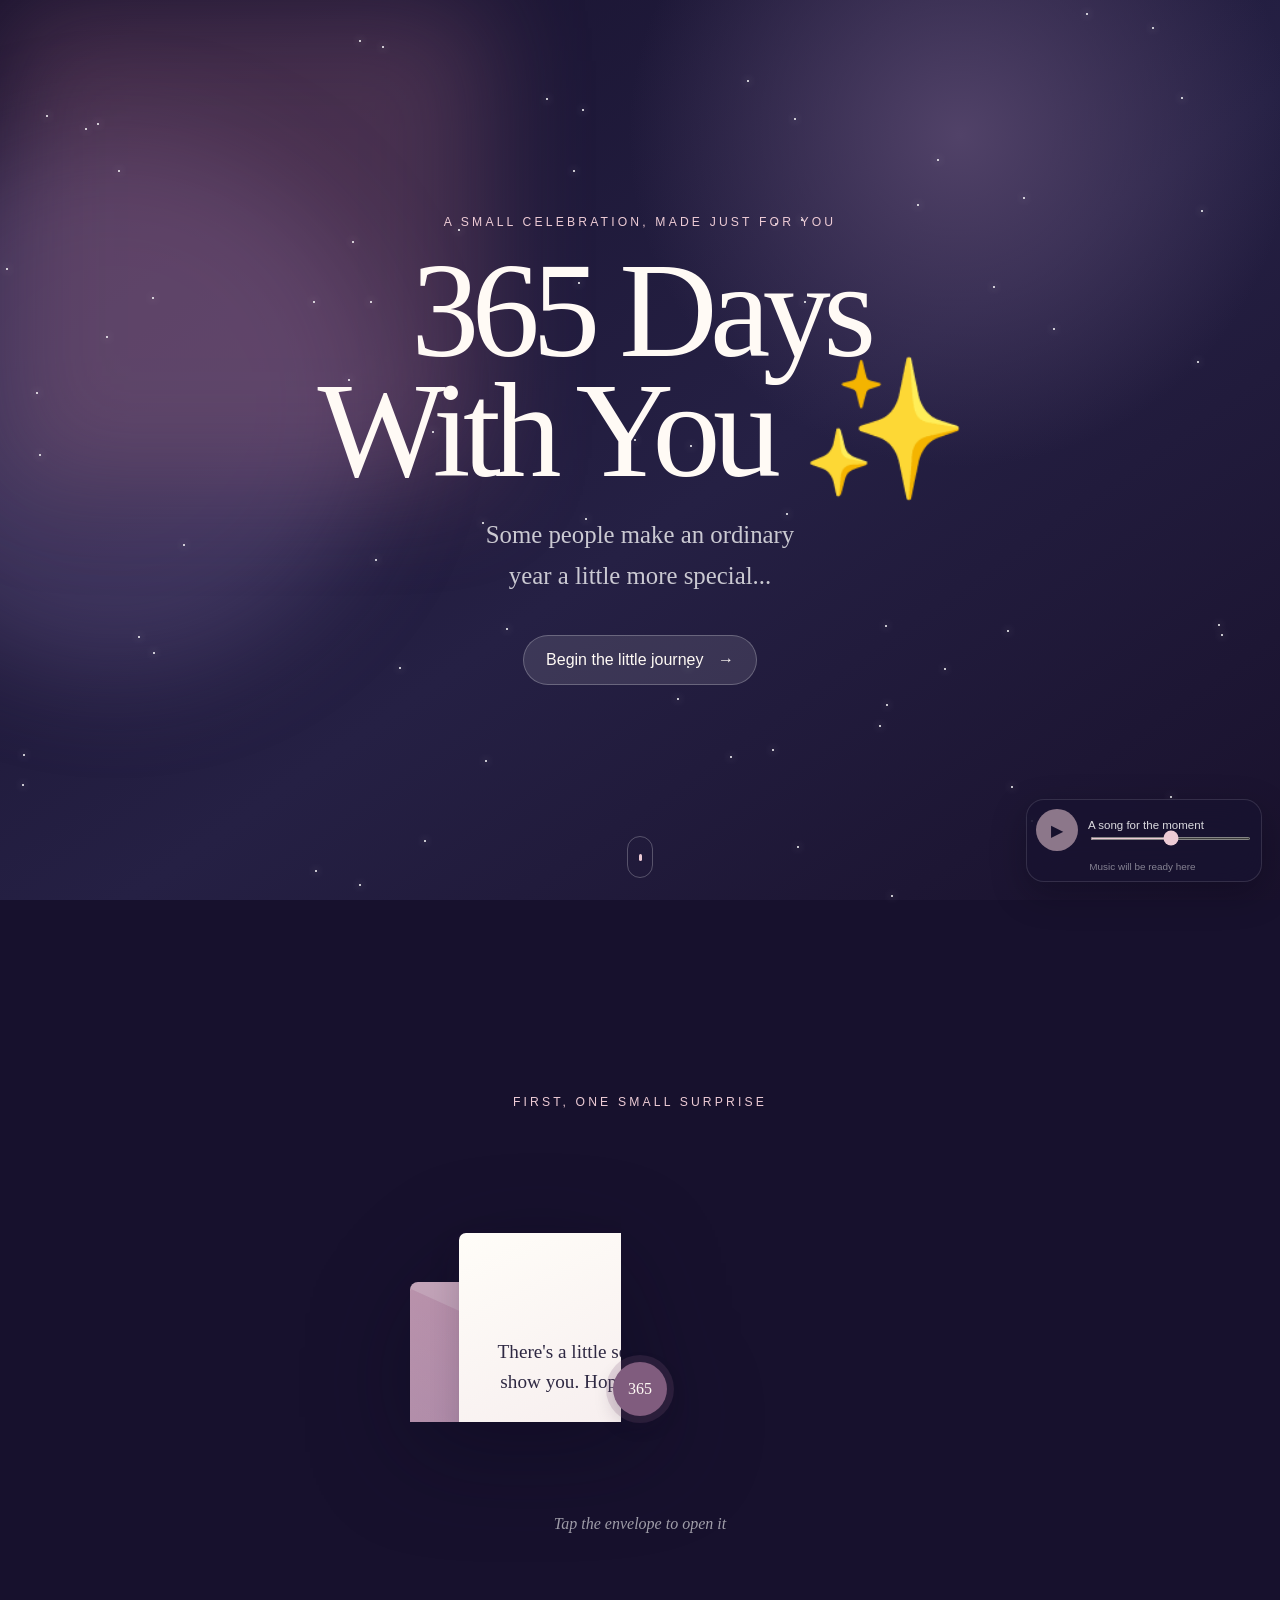
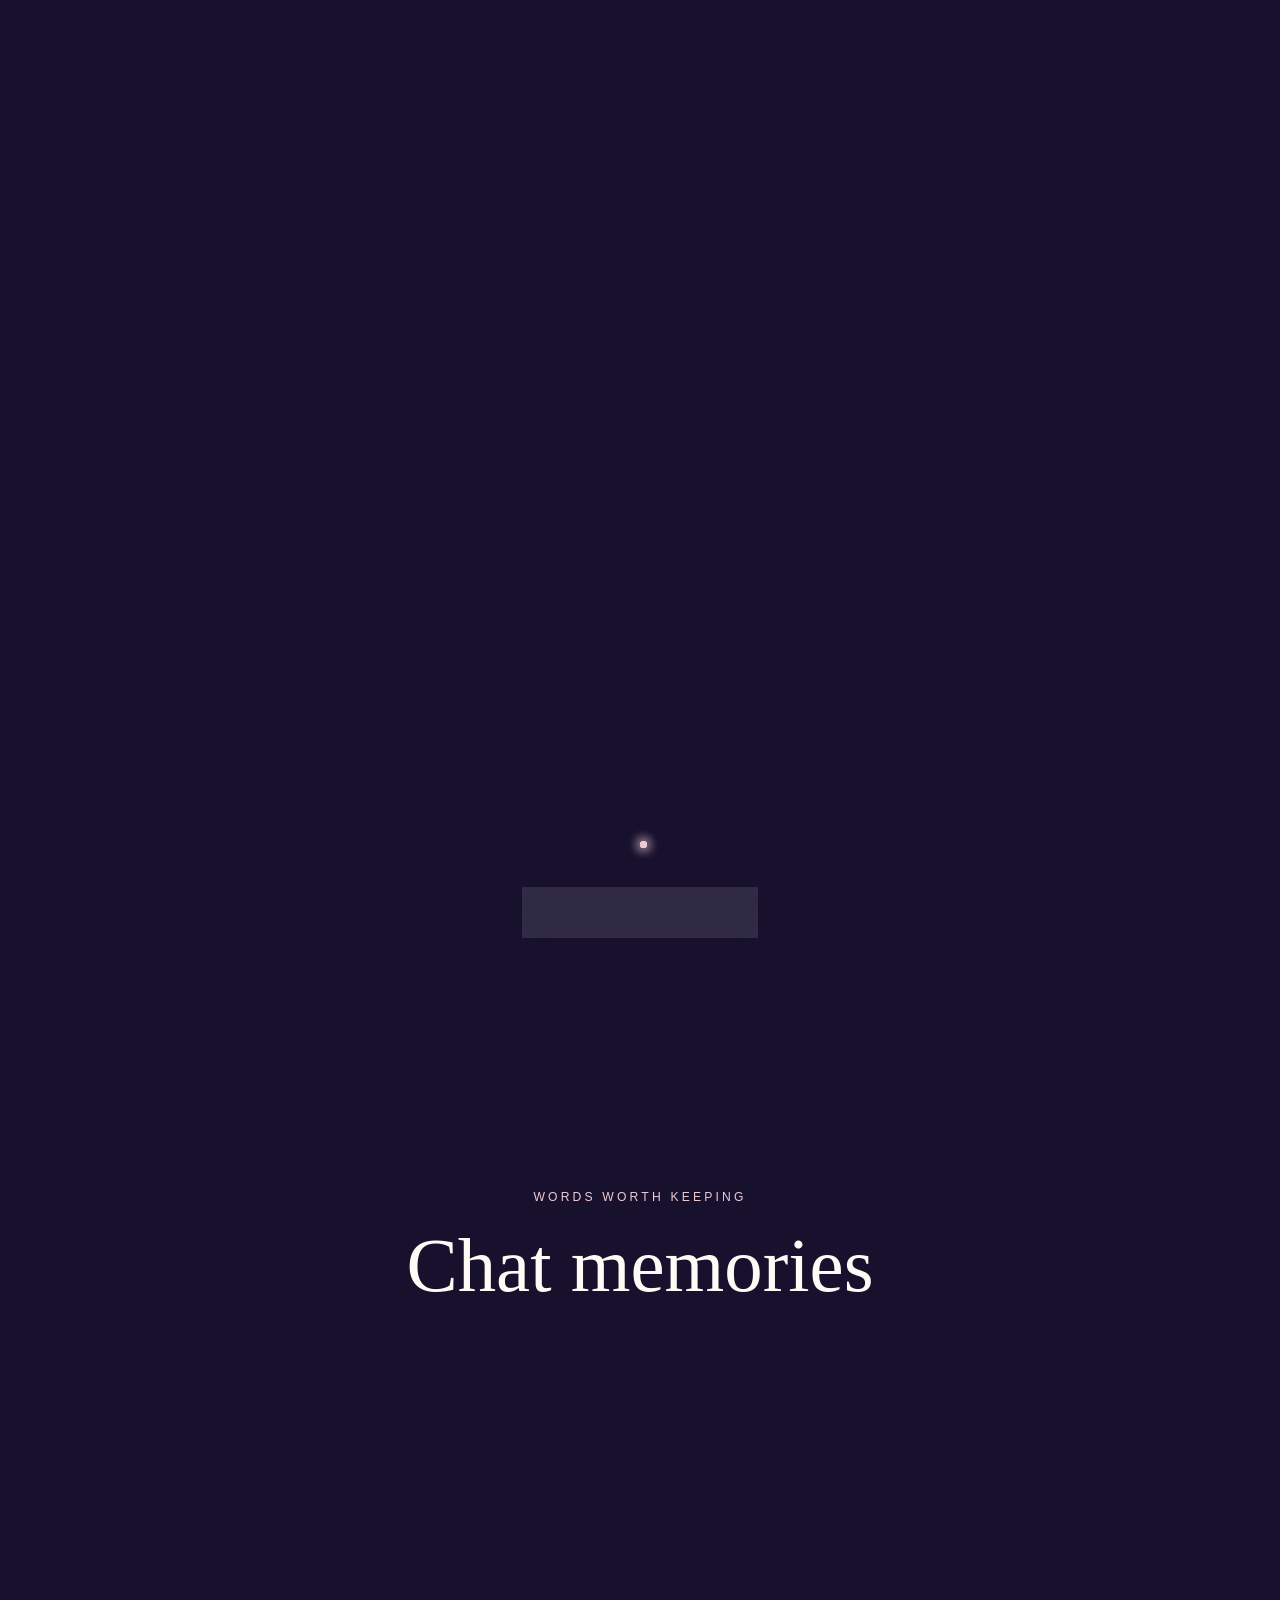
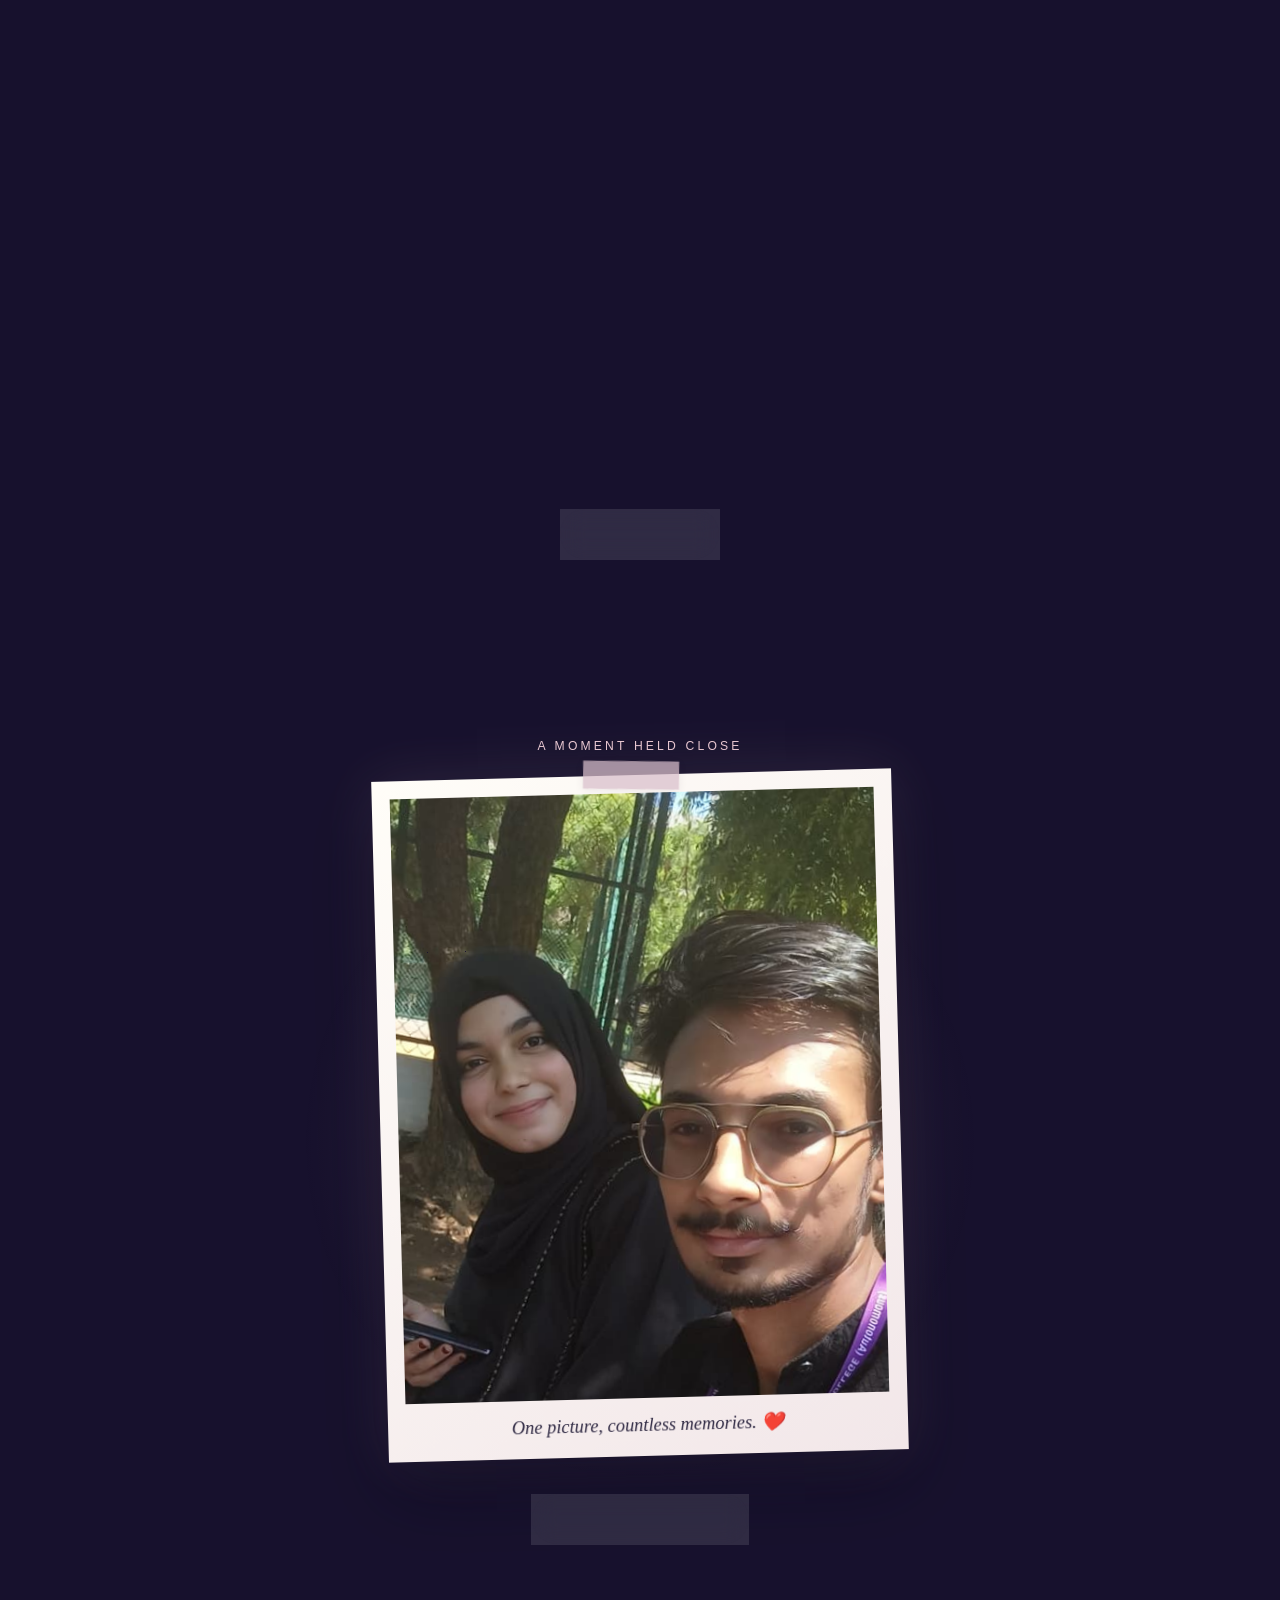
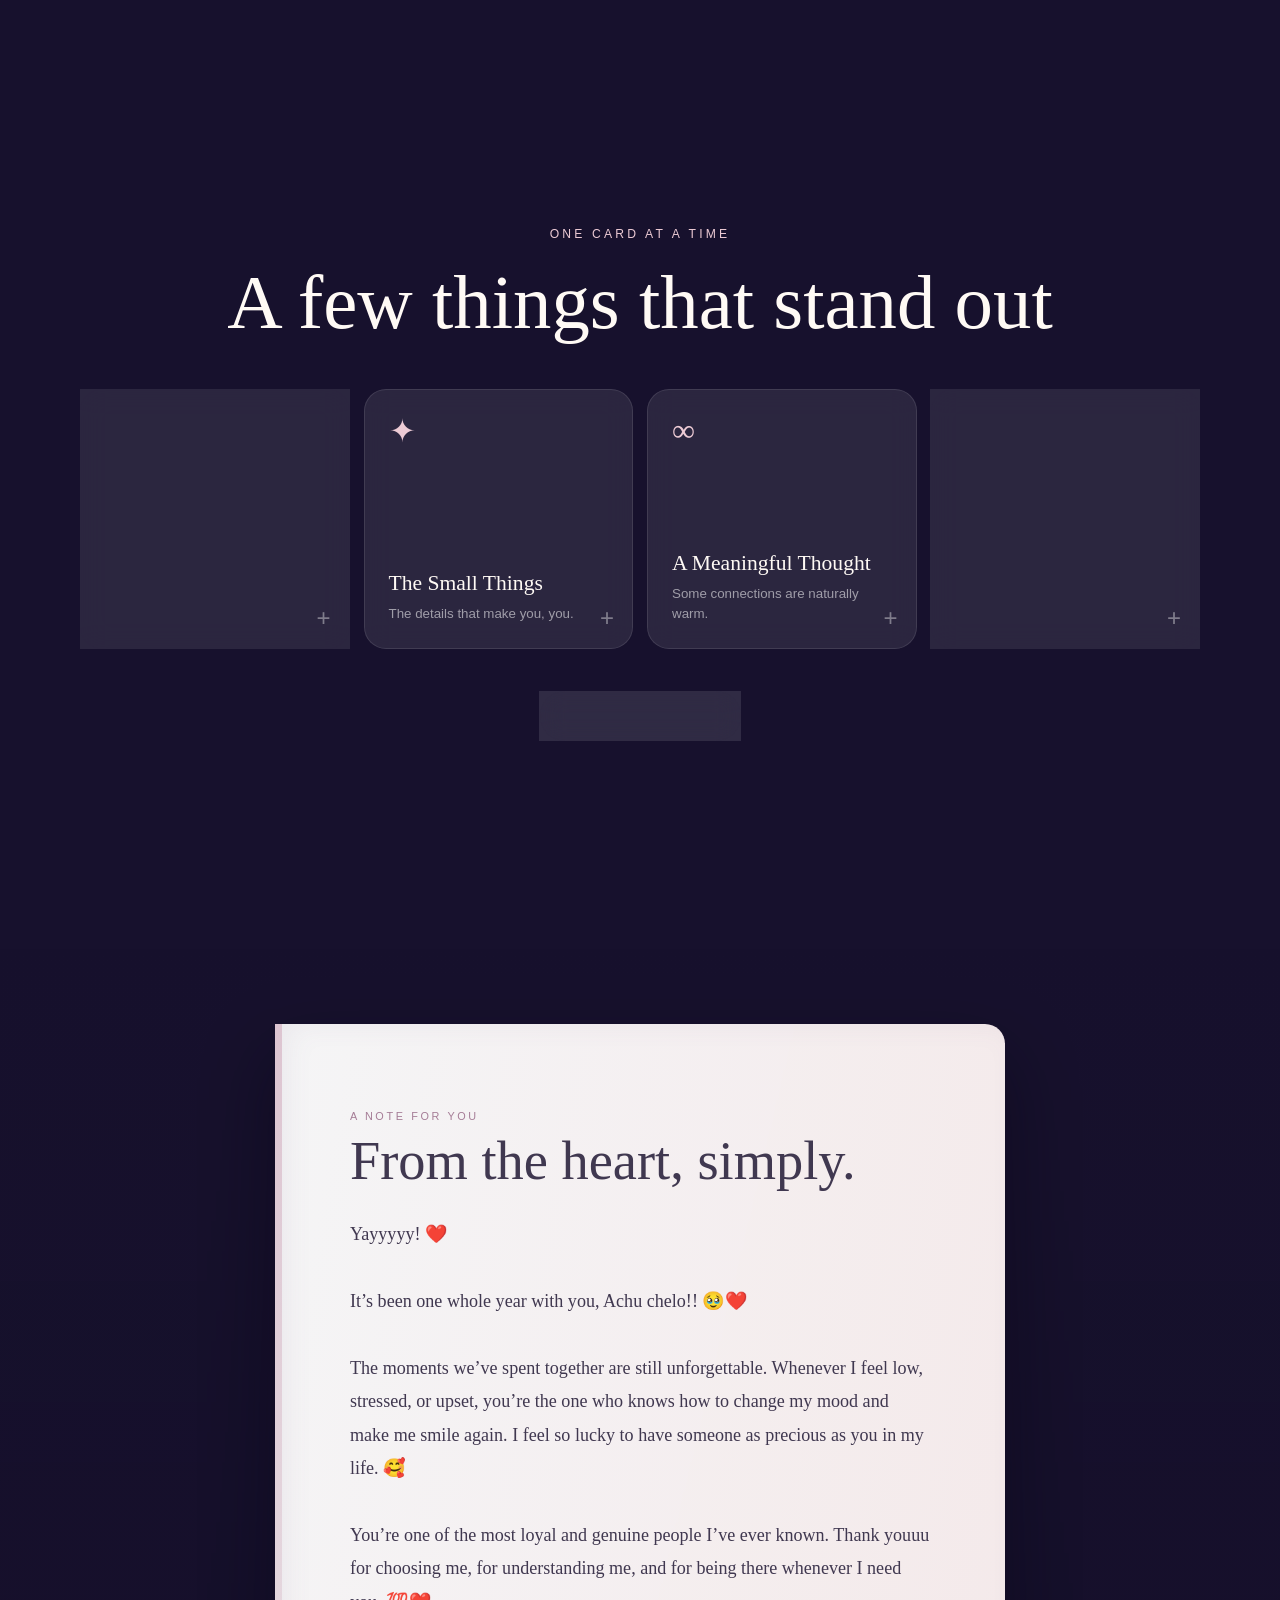
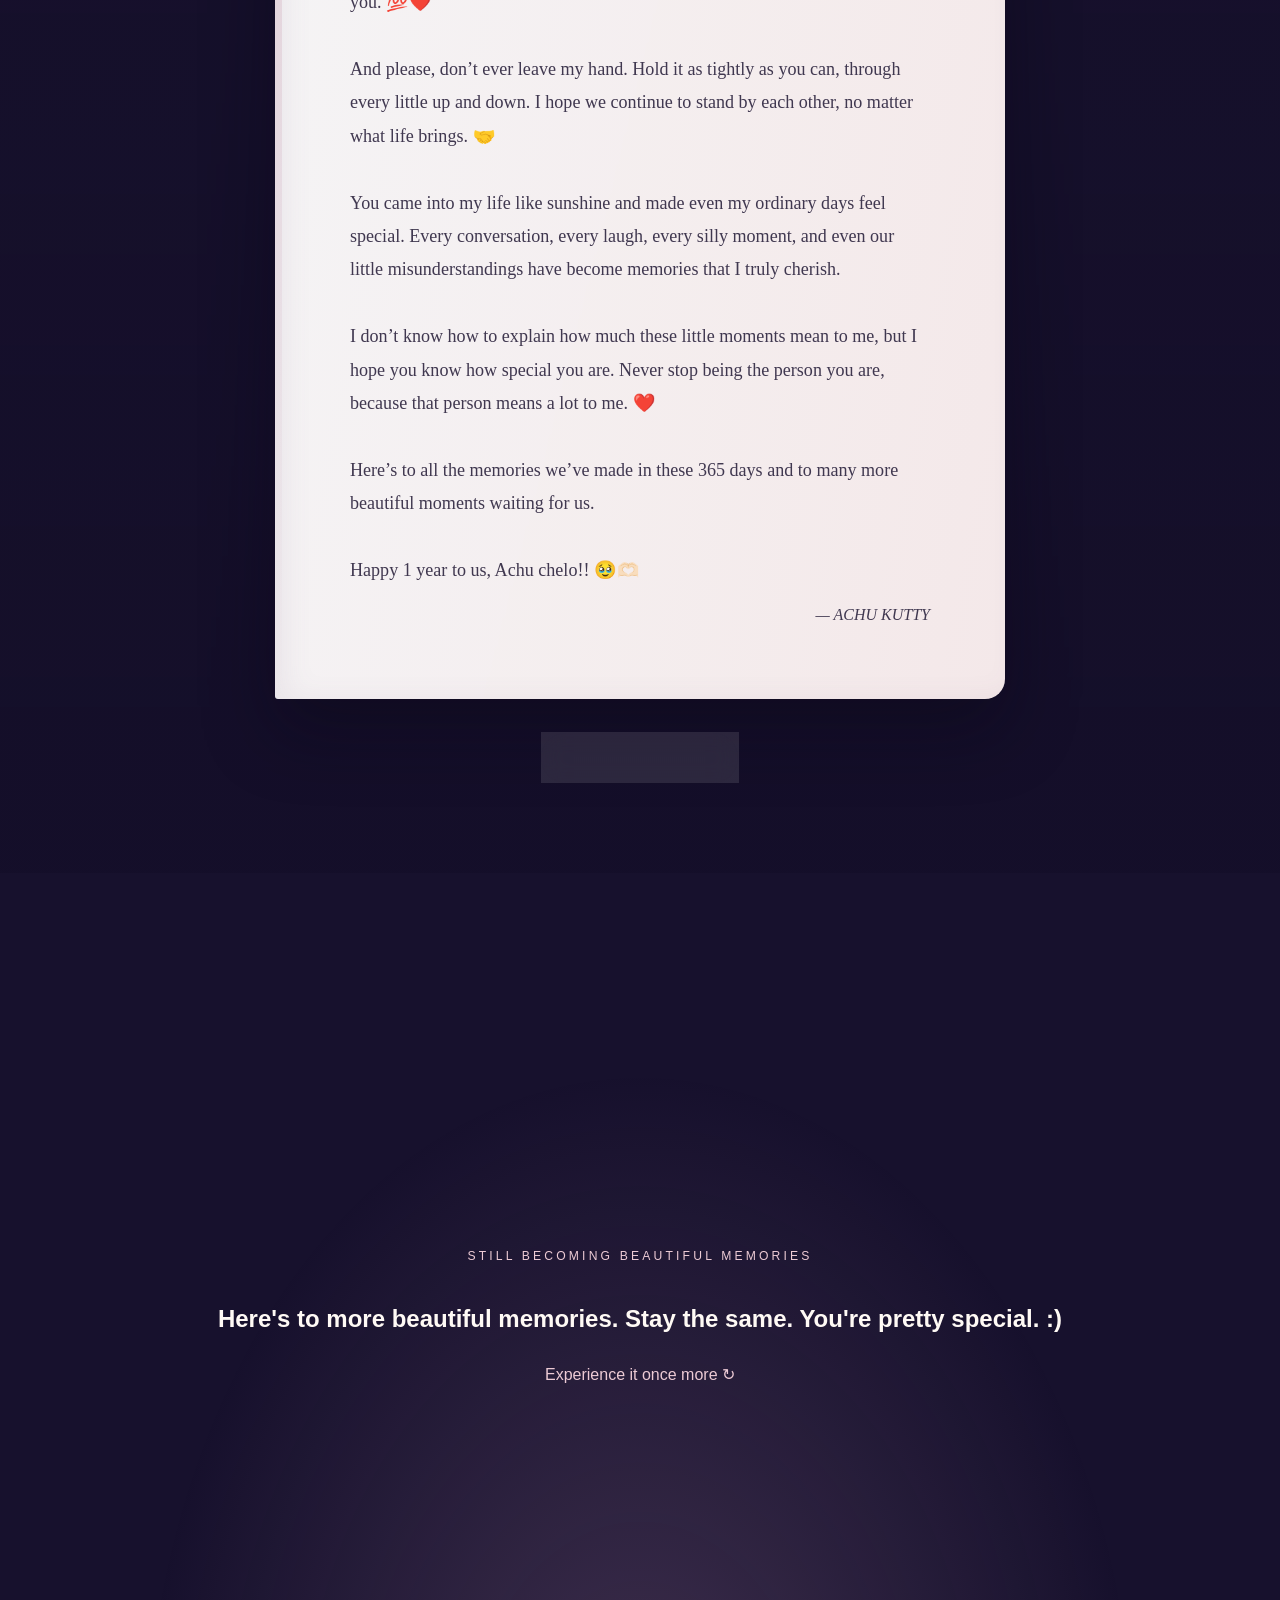
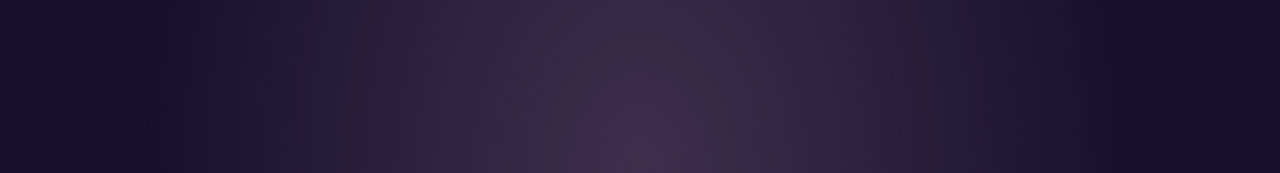
<file: index.html>
<!DOCTYPE html>
<html lang="en">
<head>
    <meta charset="UTF-8">
    <meta name="viewport" content="width=device-width, initial-scale=1.0">
    <meta name="theme-color" content="#17112d">
    <title>365 Days With You</title>
    <link rel="stylesheet" href="css/style.css">
</head>
<body>
    <div class="sky" aria-hidden="true">
        <div class="aurora aurora-one"></div>
        <div class="aurora aurora-two"></div>
        <div id="stars" class="stars"></div>
    </div>

    <header class="floating-player" aria-label="Background music player">
        <button class="icon-button" id="musicToggle" type="button" aria-label="Play background music" disabled>
            <span id="musicIcon">▶</span>
        </button>
        <div class="track">
            <span id="musicLabel">A song for the moment</span>
            <input id="volumeControl" type="range" min="0" max="1" step="0.05" value="0.5" aria-label="Music volume">
        </div>
        <audio id="backgroundMusic" preload="none"></audio>
        <span class="music-status" id="musicStatus">Music will be ready here</span>
    </header>

    <main>
        <section class="section hero active" id="welcome" data-section>
            <div class="section-inner welcome-inner">
                <p class="eyebrow reveal">A small celebration, made just for you</p>
                <h1 class="hero-title reveal" id="siteTitle">365 Days With You <span>✨</span></h1>
                <p class="hero-subtitle reveal" id="introText"></p>
                <button class="primary-button reveal" type="button" data-go="envelope">
                    Begin the little journey <span>→</span>
                </button>
            </div>
            <button class="scroll-cue" type="button" data-go="envelope" aria-label="Continue">
                <span></span>
            </button>
        </section>

        <section class="section envelope-section" id="envelope" data-section>
            <div class="section-inner">
                <p class="eyebrow">First, one small surprise</p>
                <button class="envelope-wrap" id="envelopeButton" type="button" aria-label="Open the envelope">
                    <span class="envelope">
                        <span class="envelope-back"></span>
                        <span class="letter-card">
                            <span class="letter-heart">✦</span>
                            <span id="envelopeText">There’s a little something I wanted to show you. Hope it makes you smile.</span>
                        </span>
                        <span class="envelope-front"></span>
                        <span class="envelope-flap"></span>
                        <span class="seal">365</span>
                    </span>
                </button>
                <p class="section-hint" id="envelopeHint">Tap the envelope to open it</p>
                <button class="primary-button hidden" id="envelopeContinue" type="button" data-go="anniversary">
                    Continue <span>→</span>
                </button>
            </div>
        </section>

        <section class="section anniversary-section" id="anniversary" data-section>
            <div class="section-inner celebration-inner">
                <p class="eyebrow" id="anniversaryHeading"></p>
                <div class="number-wrap">
                    <span class="number-glow"></span>
                    <strong id="daysNumber">0</strong>
                </div>
                <p class="anniversary-message" id="anniversaryMessage"></p>
                <div class="orbit-line" aria-hidden="true"><span></span><span></span><span></span></div>
                <button class="primary-button" type="button" data-go="memories">See the little moments <span>→</span></button>
            </div>
        </section>

        <section class="section chat-memories-section" id="memories" data-section>
            <div class="section-inner wide">
                <div class="section-heading">
                    <p class="eyebrow">Words worth keeping</p>
                    <h2>Chat memories</h2>
                </div>
                <div class="chat-memories" id="chatMemories"><figure class="chat-memory"><div class="chat-screenshot-frame"><img id="chatScreenshot" src="images/WhatsApp%20Image%202026-11-07%20at%203.13.31%20PM.jpeg" alt="A screenshot of one of our chat conversations"></div><figcaption class="chat-caption">A conversation worth keeping. ❤️</figcaption></figure></div>
                <button class="primary-button" type="button" data-go="together-photo">One picture <span>→</span></button>
            </div>
        </section>

        <section class="section together-photo-section" id="together-photo" data-section>
            <div class="section-inner">
                <p class="eyebrow">A moment held close</p>
                <figure class="together-polaroid">
                    <div class="polaroid-tape" aria-hidden="true"></div>
                    <div class="together-photo-frame">
                        <img id="togetherPhotoImage" src="images/WhatsApp%20Image%202026-11-07%20at%203.28.06%20PM.jpeg" alt="A picture of us together">
                    </div>
                    <figcaption id="togetherPhotoCaption">One picture, countless memories. ❤️</figcaption>
                </figure>
                <button class="primary-button" type="button" data-go="little-things">A few special things <span>→</span></button>
            </div>
        </section>

        <section class="section little-things-section" id="little-things" data-section>
            <div class="section-inner wide">
                <div class="section-heading">
                    <p class="eyebrow">One card at a time</p>
                    <h2>A few things that stand out</h2>
                </div>
                <div class="things-grid" id="littleThingsGrid"></div>
                <button class="primary-button" type="button" data-go="letter">Read a little letter <span>→</span></button>
            </div>
        </section>

        <section class="section letter-section" id="letter" data-section>
            <div class="section-inner">
                <div class="letter-sheet">
                    <p class="letter-kicker">A note for you</p>
                    <h2>From the heart, simply.</h2>
                    <div class="typed-letter" id="personalLetter" aria-live="polite">Yayyyyy! ❤️

It’s been one whole year with you, Achu chelo!! 🥹❤️

The moments we’ve spent together are still unforgettable. Whenever I feel low, stressed, or upset, you’re the one who knows how to change my mood and make me smile again. I feel so lucky to have someone as precious as you in my life. 🥰

You’re one of the most loyal and genuine people I’ve ever known. Thank youuu for choosing me, for understanding me, and for being there whenever I need you. 💯❤️

And please, don’t ever leave my hand. Hold it as tightly as you can, through every little up and down. I hope we continue to stand by each other, no matter what life brings. 🤝

You came into my life like sunshine and made even my ordinary days feel special. Every conversation, every laugh, every silly moment, and even our little misunderstandings have become memories that I truly cherish.

I don’t know how to explain how much these little moments mean to me, but I hope you know how special you are. Never stop being the person you are, because that person means a lot to me. ❤️

Here’s to all the memories we’ve made in these 365 days and to many more beautiful moments waiting for us.

Happy 1 year to us, Achu chelo!! 🥹🫶🏻</div>
                    <span class="letter-signature" id="letterSignature"></span>
                </div>
                <button class="primary-button" type="button" data-go="finale">One last surprise <span>→</span></button>
            </div>
        </section>

        <section class="section finale-section" id="finale" data-section>
            <div class="garden" id="garden" aria-hidden="true"></div>
            <div class="section-inner finale-inner">
                <p class="eyebrow">Still becoming beautiful memories</p>
                <h2 id="finalMessage"></h2>
                <button class="text-button" id="replayButton" type="button">Experience it once more ↻</button>
            </div>
        </section>
    </main>

    <script src="js/config.js?v=3"></script>
    <script src="js/script.js?v=3"></script>
</body>
</html>
</file>
<file: css/style.css>
:root {
    --night: #17112d;
    --night-soft: #241b44;
    --lavender: #bba7d2;
    --mauve: #a8799a;
    --blush: #edcbd5;
    --pearl: #fffaf5;
    --ink: #2f2943;
    --glass: rgba(255, 255, 255, .09);
}

* { box-sizing: border-box; }
html { scroll-behavior: smooth; }
body {
    margin: 0;
    color: var(--pearl);
    font-family: "Segoe UI", Arial, sans-serif;
    background: var(--night);
    overflow-x: hidden;
}
button, input { font: inherit; }
button { color: inherit; }

.sky, .aurora, .stars { position: fixed; inset: 0; pointer-events: none; }
.sky { z-index: -1; overflow: hidden; background: radial-gradient(circle at 75% 15%, #514268 0, transparent 27%), linear-gradient(145deg, #17112d, #252044 55%, #19112c); }
.aurora { opacity: .28; filter: blur(55px); animation: drift 18s ease-in-out infinite alternate; }
.aurora-one { width: 42vw; height: 42vw; left: -12%; top: 15%; background: #8d79b4; border-radius: 50%; }
.aurora-two { width: 38vw; height: 38vw; right: -9%; bottom: -8%; background: #b97591; animation-delay: -8s; }
.stars i { position: absolute; width: 2px; height: 2px; border-radius: 50%; background: white; box-shadow: 0 0 8px white; animation: twinkle 4s infinite; }

.section {
    min-height: 100svh;
    display: grid;
    place-items: center;
    padding: 90px 24px;
    position: relative;
    overflow: hidden;
}
.section-inner { width: min(920px, 100%); margin: auto; text-align: center; position: relative; z-index: 2; }
.section-inner.wide { width: min(1120px, 100%); }
.hero { align-items: center; }
.welcome-inner { animation: welcomeIn 1.4s ease both; }
.eyebrow { margin: 0 0 22px; color: var(--blush); font-size: .76rem; letter-spacing: .26em; text-transform: uppercase; }
.hero-title { max-width: 900px; margin: 0 auto 24px; font-family: Georgia, "Times New Roman", serif; font-size: clamp(3.6rem, 11vw, 8.5rem); font-weight: 400; line-height: .88; letter-spacing: -.055em; text-wrap: balance; }
.hero-title span { display: inline-block; font-size: .38em; vertical-align: top; animation: sparkle 2.8s infinite; }
.hero-subtitle { max-width: 510px; margin: 0 auto 38px; color: rgba(255,255,255,.76); font-family: Georgia, serif; font-size: clamp(1.18rem, 3vw, 1.55rem); line-height: 1.65; text-wrap: balance; }

.primary-button {
    border: 1px solid rgba(255,255,255,.24);
    border-radius: 999px;
    padding: 15px 22px;
    background: rgba(255,255,255,.11);
    backdrop-filter: blur(12px);
    cursor: pointer;
    transition: .35s ease;
}
.primary-button span { display: inline-block; margin-left: 10px; transition: transform .3s; }
.primary-button:hover { background: rgba(255,255,255,.18); transform: translateY(-3px); box-shadow: 0 18px 40px rgba(9,6,25,.25); }
.primary-button:hover span { transform: translateX(5px); }
.hidden { opacity: 0 !important; pointer-events: none; transform: translateY(10px); }
.text-button { border: 0; background: transparent; color: var(--blush); cursor: pointer; padding: 12px; }

.floating-player {
    position: fixed;
    right: 18px;
    bottom: 18px;
    z-index: 20;
    display: grid;
    grid-template-columns: 42px auto;
    align-items: center;
    gap: 10px;
    width: 236px;
    padding: 9px 12px 9px 9px;
    border: 1px solid rgba(255,255,255,.12);
    border-radius: 18px;
    background: rgba(24,18,48,.78);
    backdrop-filter: blur(18px);
    box-shadow: 0 12px 35px rgba(5,3,14,.28);
}
.icon-button { width: 42px; height: 42px; border-radius: 50%; border: 0; background: var(--blush); color: var(--night); cursor: pointer; }
.icon-button:disabled { cursor: default; opacity: .55; }
.track { min-width: 0; display: grid; gap: 4px; }
.track span { overflow: hidden; color: rgba(255,255,255,.85); font-size: .72rem; text-overflow: ellipsis; white-space: nowrap; }
.track input { width: 100%; accent-color: var(--blush); height: 3px; }
.music-status { grid-column: 1 / -1; color: rgba(255,255,255,.48); font-size: .62rem; text-align: center; }
.scroll-cue { position: absolute; bottom: 22px; left: 50%; width: 26px; height: 42px; border: 1px solid rgba(255,255,255,.25); border-radius: 20px; background: transparent; cursor: pointer; transform: translateX(-50%); }
.scroll-cue span { display: block; width: 3px; height: 7px; margin: 8px auto; border-radius: 4px; background: var(--blush); animation: scrollCue 1.7s infinite; }

.envelope-wrap { width: min(560px, 90vw); height: 330px; margin-top: 35px; border: 0; background: transparent; perspective: 900px; cursor: pointer; overflow: visible; }
.envelope { position: relative; display: block; width: 100%; height: 100%; filter: drop-shadow(0 30px 50px rgba(9,5,25,.38)); }
.envelope-back, .envelope-front, .envelope-flap { position: absolute; left: 8%; right: 8%; bottom: 5%; height: 60%; }
.envelope-back { border-radius: 8px; background: linear-gradient(145deg, #c4a5b9, #876a91); }
.envelope-front { height: 58%; border-radius: 4px 4px 12px 12px; background: linear-gradient(145deg, #b78fa9, #917098); clip-path: polygon(0 0, 50% 55%, 100% 0, 100% 100%, 0 100%); }
.envelope-front::before, .envelope-front::after { content: ""; position: absolute; inset: 0; background: linear-gradient(35deg, rgba(255,255,255,.08), transparent 55%); clip-path: polygon(0 0, 50% 55%, 100% 100%, 0 100%); }
.envelope-front::after { transform: scaleX(-1); }
.envelope-flap { bottom: 34%; height: 58%; transform-origin: bottom center; border-radius: 8px 8px 2px 2px; background: linear-gradient(155deg, #dbc0cf, #a27e9d); clip-path: polygon(0 0, 50% 80%, 100% 0, 100% 100%, 0 100%); transform: rotateX(180deg); transition: transform 1s cubic-bezier(.2,.75,.25,1); z-index: 3; }
.envelope-wrap.opened .envelope-flap { transform: rotateX(0deg); z-index: 1; }
.letter-card { position: absolute; z-index: 2; left: 17%; bottom: 13%; width: 66%; height: 67%; display: grid; place-items: center; align-content: center; gap: 12px; padding: 32px; border-radius: 7px; color: var(--ink); background: linear-gradient(155deg, #fffdf8, #f3e8eb); box-shadow: 0 12px 30px rgba(45,29,55,.18); font-family: Georgia, serif; font-size: clamp(.95rem, 2.8vw, 1.2rem); line-height: 1.55; transition: transform 1.1s .45s ease; }
.letter-heart { color: var(--mauve); font-size: 1.5rem; }
.envelope-wrap.opened .letter-card { transform: translateY(-64px); }
.seal { position: absolute; z-index: 4; left: calc(50% - 27px); bottom: 24%; width: 54px; height: 54px; display: grid; place-items: center; border-radius: 50%; color: var(--pearl); background: #805c7e; font-family: Georgia, serif; box-shadow: 0 0 0 7px rgba(128,92,126,.2), 0 8px 20px rgba(34,20,43,.2); transition: .5s; }
.envelope-wrap.opened .seal { opacity: 0; transform: scale(.5) rotate(30deg); }
.section-hint { min-height: 24px; color: rgba(255,255,255,.6); font-family: Georgia, serif; font-style: italic; }

.celebration-inner { transform-style: preserve-3d; }
.number-wrap { position: relative; height: clamp(210px, 38vw, 330px); display: grid; place-items: center; }
.number-wrap strong { position: relative; z-index: 2; font-family: Georgia, serif; font-size: clamp(9rem, 28vw, 18rem); font-weight: 400; line-height: 1; letter-spacing: -.09em; text-shadow: 0 0 80px rgba(237,203,213,.35); }
.number-glow { position: absolute; width: 75%; aspect-ratio: 1; border-radius: 50%; background: radial-gradient(circle, rgba(237,203,213,.18), transparent 68%); animation: pulse 4s infinite; }
.anniversary-message { max-width: 660px; margin: 10px auto 34px; color: rgba(255,255,255,.77); font-family: Georgia, serif; font-size: clamp(1.05rem, 2.5vw, 1.35rem); line-height: 1.65; }
.orbit-line { width: min(500px, 75vw); height: 1px; margin: 0 auto 42px; background: linear-gradient(90deg, transparent, rgba(255,255,255,.35), transparent); position: relative; }
.orbit-line span { position: absolute; top: -3px; width: 7px; height: 7px; border-radius: 50%; background: var(--blush); box-shadow: 0 0 12px var(--blush); animation: orbit 5s linear infinite; }
.orbit-line span:nth-child(2) { animation-delay: -1.7s; }.orbit-line span:nth-child(3) { animation-delay: -3.4s; }

.section-heading { margin-bottom: 45px; }
.section-heading h2, .letter-sheet h2, .finale h2 { margin: 0; font-family: Georgia, serif; font-size: clamp(2.3rem, 7vw, 4.8rem); font-weight: 400; line-height: 1.05; }
.chat-memories { width: min(680px, 100%); margin: 0 auto 42px; }
.chat-memory { margin: 0; animation: chatMemoryIn 1s .15s cubic-bezier(.2,.75,.25,1) both; }
.chat-screenshot-frame { padding: 12px; overflow: hidden; border: 1px solid rgba(255,255,255,.16); border-radius: 20px; background: linear-gradient(145deg, rgba(255,250,245,.96), rgba(228,208,221,.96)); box-shadow: 0 28px 70px rgba(7,4,19,.38), 0 0 48px rgba(237,203,213,.12); }
.chat-screenshot-frame img { display: block; width: 100%; height: auto; max-height: 72vh; object-fit: contain; border-radius: 12px; background: #f7f3f5; }
.chat-caption { margin: 18px 8px 0; color: rgba(255,255,255,.72); font-family: Georgia, serif; font-size: .95rem; line-height: 1.55; }
@keyframes chatMemoryIn { from { opacity: 0; transform: translateY(32px) scale(.97); } to { opacity: 1; transform: translateY(0) scale(1); } }

.together-photo-section { background: radial-gradient(circle at center, rgba(237,203,213,.12), transparent 42%); }
.together-polaroid {
    width: min(520px, 86vw);
    margin: 0 auto 38px;
    padding: 18px 18px 20px;
    position: relative;
    color: var(--ink);
    background: linear-gradient(145deg, #fffdf8, #f2e7e9);
    box-shadow: 0 30px 70px rgba(7,4,19,.42), 0 0 55px rgba(237,203,213,.12);
    transform: rotate(-1.5deg);
    animation: polaroidIn 1.1s .15s cubic-bezier(.2,.75,.25,1) both;
}
.polaroid-tape {
    position: absolute;
    z-index: 2;
    width: 96px;
    height: 28px;
    left: 50%;
    top: -14px;
    background: rgba(216,190,203,.72);
    transform: translateX(-50%) rotate(2deg);
    box-shadow: 0 2px 8px rgba(47,41,67,.08);
}
.together-photo-frame {
    display: grid;
    width: 100%;
    aspect-ratio: 4 / 5;
    place-items: center;
    overflow: hidden;
    background: linear-gradient(145deg, #756681, #c7aebc);
}
.together-photo-frame img { width: 100%; height: 100%; object-fit: cover; }
.together-photo-frame img.photo-missing { width: 72%; height: 72%; object-fit: contain; border: 1px dashed rgba(255,255,255,.7); }
.together-polaroid figcaption {
    padding-top: 16px;
    font-family: Georgia, serif;
    font-size: clamp(.95rem, 2vw, 1.15rem);
    font-style: italic;
}
@keyframes polaroidIn {
    from { opacity: 0; transform: translateY(35px) rotate(-5deg) scale(.96); }
    to { opacity: 1; transform: translateY(0) rotate(-1.5deg) scale(1); }
}

.things-grid { display: grid; grid-template-columns: repeat(4, 1fr); gap: 14px; margin-bottom: 42px; }
.thing-card { min-height: 260px; position: relative; display: flex; flex-direction: column; justify-content: flex-end; overflow: hidden; padding: 24px; border: 1px solid rgba(255,255,255,.1); border-radius: 22px; text-align: left; background: var(--glass); backdrop-filter: blur(14px); cursor: pointer; animation: cardIn .7s var(--delay) both; transition: .45s ease; }
.thing-card:hover { transform: translateY(-6px); border-color: rgba(237,203,213,.28); }
.thing-icon { position: absolute; left: 24px; top: 22px; color: var(--blush); font-family: Georgia, serif; font-size: 2rem; }
.thing-front strong { display: block; margin-bottom: 8px; font-family: Georgia, serif; font-size: 1.35rem; font-weight: 400; }
.thing-front small { display: block; color: rgba(255,255,255,.55); line-height: 1.5; }
.thing-message { position: absolute; inset: 0; display: grid; align-content: center; padding: 32px; color: var(--ink); background: linear-gradient(145deg, #eddae1, #c9bad7); font-family: Georgia, serif; font-size: 1.05rem; line-height: 1.55; opacity: 0; transform: rotateY(90deg); transition: .55s ease; }
.card-plus { position: absolute; right: 18px; bottom: 16px; color: rgba(255,255,255,.4); font-size: 1.5rem; transition: .4s; }
.thing-card.revealed .thing-message { opacity: 1; transform: rotateY(0); }
.thing-card.revealed .card-plus { opacity: 0; }

.letter-section { background: linear-gradient(180deg, transparent, rgba(12,8,28,.2)); }
.letter-sheet { width: min(730px, 100%); min-height: 510px; margin: 0 auto 34px; padding: clamp(35px, 7vw, 75px); border-radius: 3px 20px 20px 3px; color: #403850; text-align: left; background: linear-gradient(100deg, rgba(255,255,255,.96), #f4e8e9); box-shadow: 0 30px 70px rgba(7,4,19,.38), inset 12px 0 28px rgba(114,87,125,.08); position: relative; }
.letter-sheet::before { content: ""; position: absolute; left: 0; top: 0; bottom: 0; width: 7px; background: linear-gradient(#ddc5d1, transparent); }
.letter-kicker { color: #a57c96; font-size: .68rem; letter-spacing: .24em; text-transform: uppercase; }
.letter-sheet h2 { font-size: clamp(2rem, 6vw, 3.4rem); margin-bottom: 28px; }
.typed-letter { min-height: 200px; font-family: Georgia, serif; font-size: clamp(.98rem, 2.2vw, 1.13rem); line-height: 1.85; white-space: pre-wrap; }
.letter-signature { display: block; margin-top: 18px; font-family: Georgia, serif; font-style: italic; text-align: right; }

.garden { position: absolute; inset: 0; overflow: hidden; pointer-events: none; background: radial-gradient(ellipse at bottom, rgba(164,126,161,.28), transparent 55%); }
.flower { position: absolute; bottom: -12px; width: 50px; height: 190px; transform-origin: bottom; animation: grow 2s calc(var(--delay) + .25s) cubic-bezier(.2,.7,.2,1) both; }
.flower::before { content: ""; position: absolute; left: 23px; bottom: 0; width: 4px; height: 150px; border-radius: 4px; background: linear-gradient(#6f8b77, #9baf91); }
.flower span, .flower i, .flower b, .flower em { position: absolute; left: 9px; top: 15px; width: 32px; height: 32px; border-radius: 50% 50% 45% 45%; background: #d6b2ce; box-shadow: 0 0 18px rgba(237,203,213,.45); transform-origin: center bottom; }
.flower span { transform: translateY(-12px); }.flower i { transform: rotate(90deg) translateY(-12px); }.flower b { transform: rotate(180deg) translateY(-12px); }.flower em { transform: rotate(270deg) translateY(-12px); }
.flower::after { content: ""; position: absolute; left: 19px; top: 29px; width: 12px; height: 12px; border-radius: 50%; background: #ead7ae; box-shadow: 0 0 12px #ead7ae; }
.finale-inner { min-height: 80vh; display: grid; align-content: center; }
.finale-inner h2 { max-width: 850px; margin-inline: auto; text-wrap: balance; }


:focus-visible { outline: 3px solid var(--blush); outline-offset: 4px; }
@keyframes twinkle { 0%,100% { opacity:.18; transform:scale(.7); } 50% { opacity:.9; transform:scale(1.5); } }
@keyframes drift { to { transform: translate(12vw, 8vh) scale(1.15); } }
@keyframes sparkle { 50% { transform: rotate(18deg) scale(1.25); filter: drop-shadow(0 0 12px white); } }
@keyframes scrollCue { 0% { opacity:0; transform:translateY(0); } 40% { opacity:1; } 100% { opacity:0; transform:translateY(16px); } }
@keyframes welcomeIn { from { opacity:0; transform:translateY(25px); } to { opacity:1; transform:none; } }
@keyframes pulse { 50% { transform:scale(1.13); opacity:.55; } }
@keyframes orbit { from { left:0; } 50% { left:100%; } to { left:0; } }
@keyframes cardIn { from { opacity:0; transform:translateY(25px); } to { opacity:1; transform:none; } }
@keyframes grow { from { transform: translateY(180px) scale(.25); opacity:0; } to { transform: translateY(0) scale(var(--scale)); opacity:1; } }

@media (max-width: 800px) {
    .section { padding: 70px 18px; }
    .things-grid { grid-template-columns: repeat(2, 1fr); }
    .chat-memory { grid-column: span 6; }
    .chat-memory:nth-child(2), .chat-memory:nth-child(3) { grid-column: span 6; margin-top: 0; }
    .floating-player { right: 12px; bottom: 12px; width: 210px; }
}
@media (max-width: 520px) {
    .hero-title { font-size: clamp(3.25rem, 17vw, 5rem); }
    .envelope-wrap { height: 270px; }
    .letter-card { padding: 22px 16px; }
    .chat-memories { gap: 18px; }
    .chat-memory, .chat-memory:nth-child(n) { grid-column: span 12; }
    .things-grid { grid-template-columns: 1fr; }
    .thing-card { min-height: 220px; }
    .letter-sheet { min-height: 560px; }
    .floating-player { width: 58px; grid-template-columns: 40px; }
    .track, .music-status { display: none; }
}
@media (prefers-reduced-motion: reduce) {
    *, *::before, *::after { scroll-behavior: auto !important; animation-duration: .01ms !important; animation-delay: 0ms !important; transition-duration: .01ms !important; }
}
</file>
